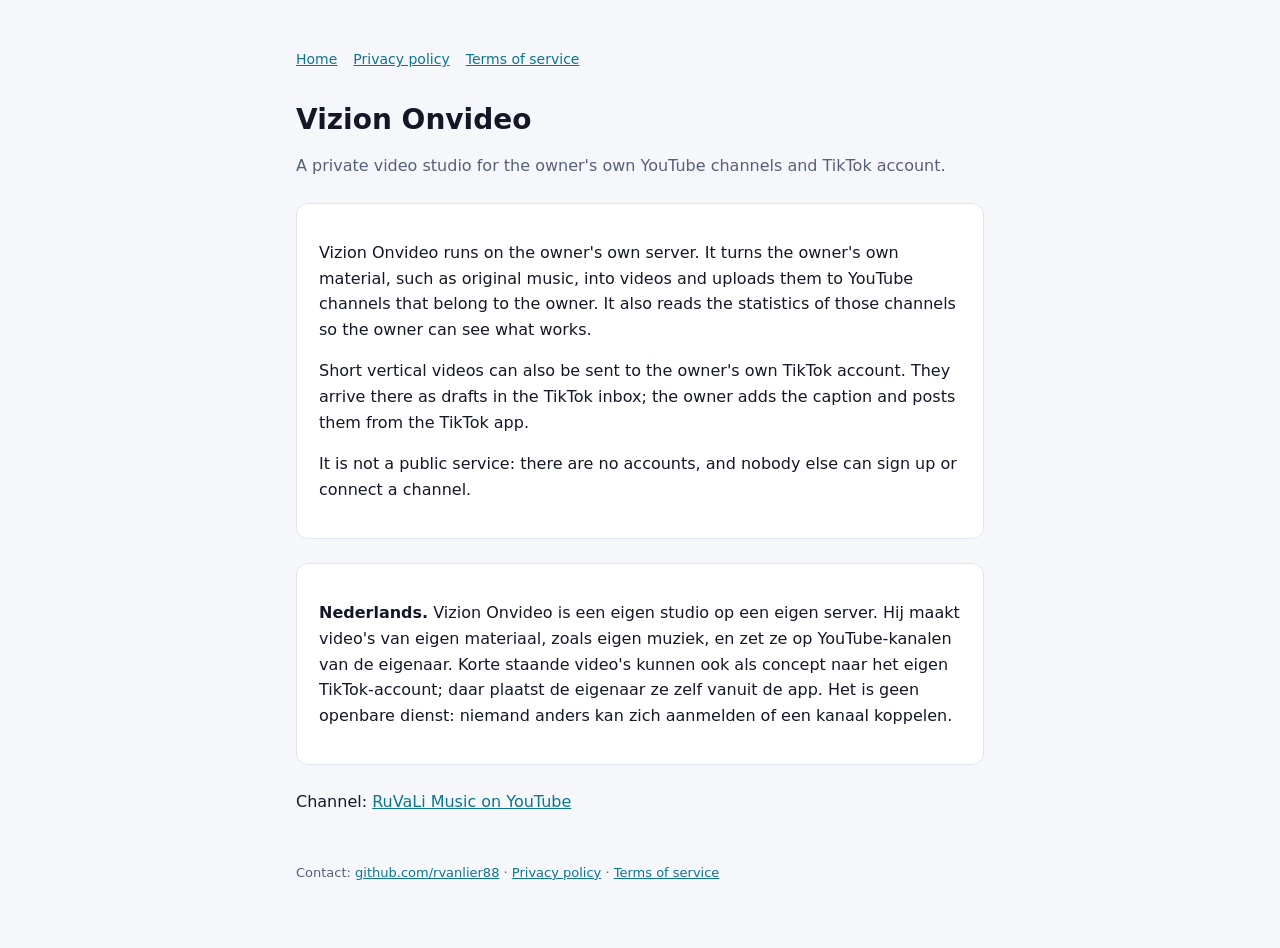
<file: index.html>
<!doctype html>
<html lang="en">
<head>
<meta charset="utf-8">
<meta name="viewport" content="width=device-width, initial-scale=1">
<title>Vizion Onvideo</title>
<meta name="description" content="Vizion Onvideo is a private tool that publishes the owner's own videos to the owner's own YouTube channels and TikTok account.">
<link rel="stylesheet" href="stijl.css">
</head>
<body>
<main>
<nav><a href="index.html">Home</a><a href="privacy.html">Privacy policy</a><a href="terms.html">Terms of service</a></nav>
<h1>Vizion Onvideo</h1>
<p class="zacht">A private video studio for the owner's own YouTube channels and TikTok account.</p>

<div class="kaart">
<p>Vizion Onvideo runs on the owner's own server. It turns the owner's own material, such as
original music, into videos and uploads them to YouTube channels that belong to the owner. It also
reads the statistics of those channels so the owner can see what works.</p>
<p>Short vertical videos can also be sent to the owner's own TikTok account. They arrive there as
drafts in the TikTok inbox; the owner adds the caption and posts them from the TikTok app.</p>
<p>It is not a public service: there are no accounts, and nobody else can sign up or connect a
channel.</p>
</div>

<div class="kaart">
<p lang="nl"><strong>Nederlands.</strong> Vizion Onvideo is een eigen studio op een eigen server. Hij
maakt video's van eigen materiaal, zoals eigen muziek, en zet ze op YouTube-kanalen van de
eigenaar. Korte staande video's kunnen ook als concept naar het eigen TikTok-account; daar plaatst de
eigenaar ze zelf vanuit de app. Het is geen openbare dienst: niemand anders kan zich aanmelden of een
kanaal koppelen.</p>
</div>

<p style="margin-top:24px">Channel: <a href="https://www.youtube.com/@RuVaLiMusic">RuVaLi Music on YouTube</a></p>
<footer>Contact: <a href="https://github.com/rvanlier88">github.com/rvanlier88</a> · <a href="privacy.html">Privacy policy</a> · <a href="terms.html">Terms of service</a></footer>
</main>
</body>
</html>
</file>
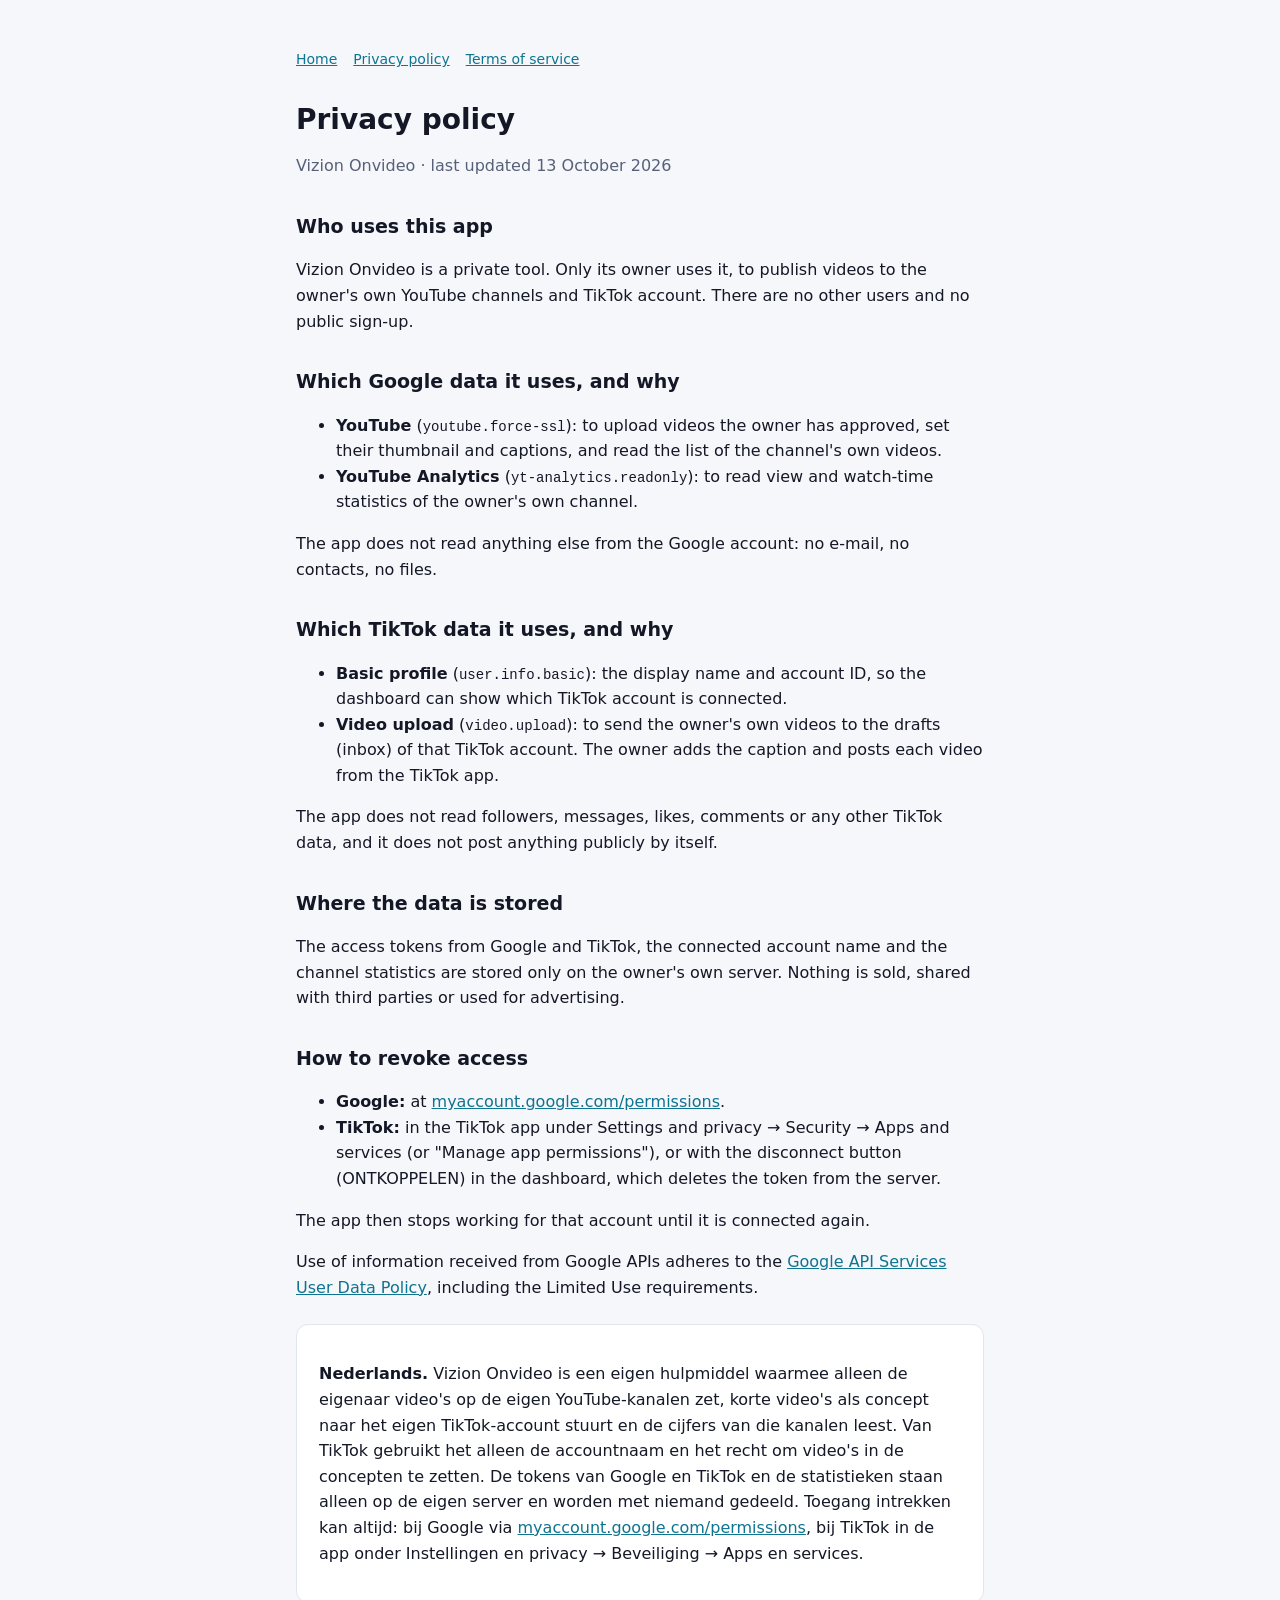
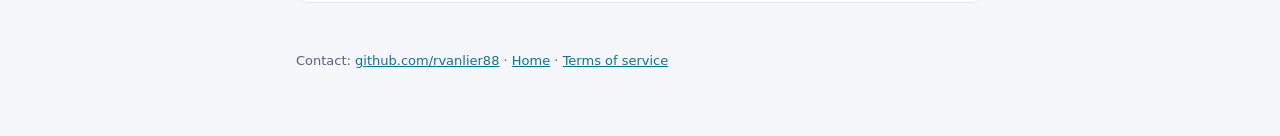
<file: privacy.html>
<!doctype html>
<html lang="en">
<head>
<meta charset="utf-8">
<meta name="viewport" content="width=device-width, initial-scale=1">
<title>Privacy policy · Vizion Onvideo</title>
<meta name="description" content="Privacy policy of Vizion Onvideo: which Google and TikTok data it uses, why, and how to revoke access.">
<link rel="stylesheet" href="stijl.css">
</head>
<body>
<main>
<nav><a href="index.html">Home</a><a href="privacy.html">Privacy policy</a><a href="terms.html">Terms of service</a></nav>
<h1>Privacy policy</h1>
<p class="zacht">Vizion Onvideo · last updated 13 October 2026</p>

<h2>Who uses this app</h2>
<p>Vizion Onvideo is a private tool. Only its owner uses it, to publish videos to the owner's own
YouTube channels and TikTok account. There are no other users and no public sign-up.</p>

<h2>Which Google data it uses, and why</h2>
<ul>
<li><strong>YouTube</strong> (<code>youtube.force-ssl</code>): to upload videos the owner has approved, set
their thumbnail and captions, and read the list of the channel's own videos.</li>
<li><strong>YouTube Analytics</strong> (<code>yt-analytics.readonly</code>): to read view and watch-time
statistics of the owner's own channel.</li>
</ul>
<p>The app does not read anything else from the Google account: no e-mail, no contacts, no files.</p>

<h2>Which TikTok data it uses, and why</h2>
<ul>
<li><strong>Basic profile</strong> (<code>user.info.basic</code>): the display name and account ID, so the
dashboard can show which TikTok account is connected.</li>
<li><strong>Video upload</strong> (<code>video.upload</code>): to send the owner's own videos to the drafts
(inbox) of that TikTok account. The owner adds the caption and posts each video from the TikTok app.</li>
</ul>
<p>The app does not read followers, messages, likes, comments or any other TikTok data, and it does not
post anything publicly by itself.</p>

<h2>Where the data is stored</h2>
<p>The access tokens from Google and TikTok, the connected account name and the channel statistics are
stored only on the owner's own server. Nothing is sold, shared with third parties or used for
advertising.</p>

<h2>How to revoke access</h2>
<ul>
<li><strong>Google:</strong> at <a href="https://myaccount.google.com/permissions">myaccount.google.com/permissions</a>.</li>
<li><strong>TikTok:</strong> in the TikTok app under Settings and privacy → Security → Apps and services
(or "Manage app permissions"), or with the disconnect button (ONTKOPPELEN) in the dashboard, which
deletes the token from the server.</li>
</ul>
<p>The app then stops working for that account until it is connected again.</p>

<p>Use of information received from Google APIs adheres to the
<a href="https://developers.google.com/terms/api-services-user-data-policy">Google API Services User Data Policy</a>,
including the Limited Use requirements.</p>

<div class="kaart" lang="nl">
<p><strong>Nederlands.</strong> Vizion Onvideo is een eigen hulpmiddel waarmee alleen de eigenaar
video's op de eigen YouTube-kanalen zet, korte video's als concept naar het eigen TikTok-account stuurt
en de cijfers van die kanalen leest. Van TikTok gebruikt het alleen de accountnaam en het recht om
video's in de concepten te zetten. De tokens van Google en TikTok en de statistieken staan alleen op de
eigen server en worden met niemand gedeeld. Toegang intrekken kan altijd: bij Google via
<a href="https://myaccount.google.com/permissions">myaccount.google.com/permissions</a>, bij TikTok in de
app onder Instellingen en privacy → Beveiliging → Apps en services.</p>
</div>

<footer>Contact: <a href="https://github.com/rvanlier88">github.com/rvanlier88</a> · <a href="index.html">Home</a> · <a href="terms.html">Terms of service</a></footer>
</main>
</body>
</html>
</file>
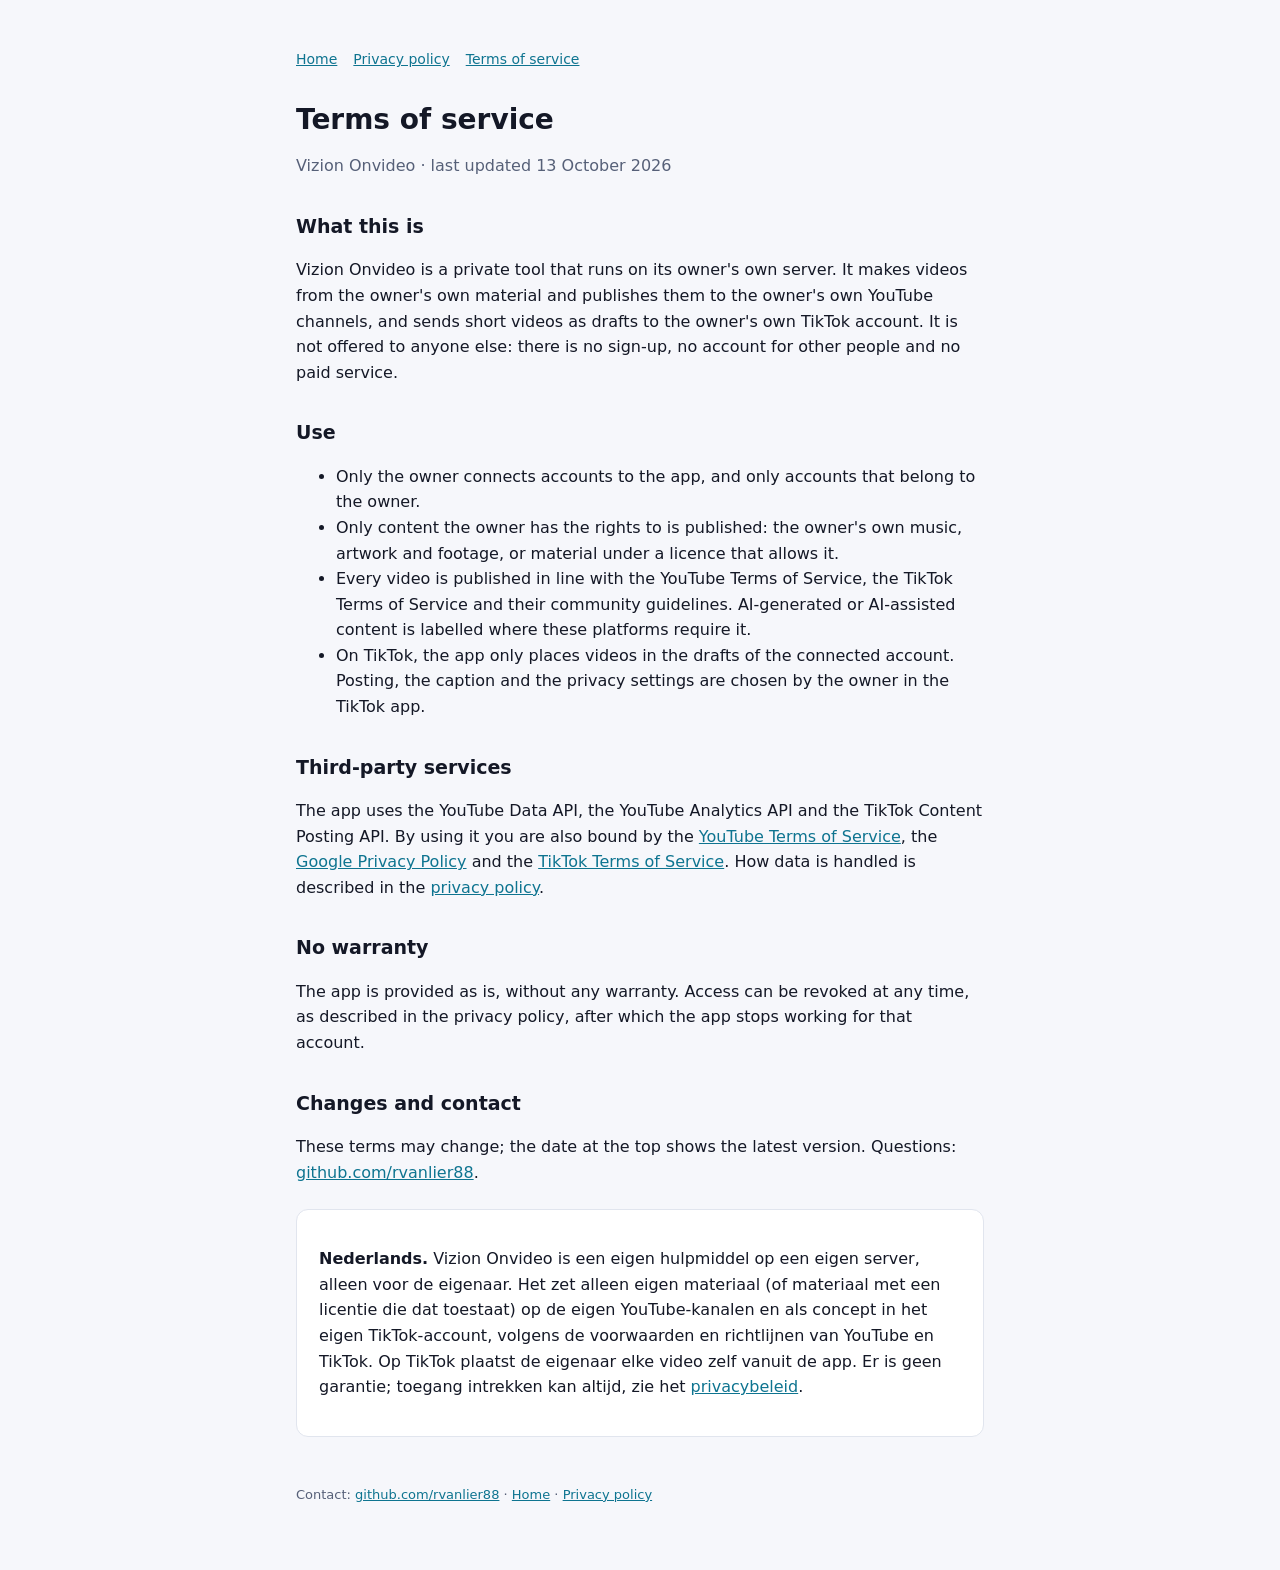
<file: terms.html>
<!doctype html>
<html lang="en">
<head>
<meta charset="utf-8">
<meta name="viewport" content="width=device-width, initial-scale=1">
<title>Terms of service · Vizion Onvideo</title>
<meta name="description" content="Terms of service of Vizion Onvideo, a private tool for publishing the owner's own videos.">
<link rel="stylesheet" href="stijl.css">
</head>
<body>
<main>
<nav><a href="index.html">Home</a><a href="privacy.html">Privacy policy</a><a href="terms.html">Terms of service</a></nav>
<h1>Terms of service</h1>
<p class="zacht">Vizion Onvideo · last updated 13 October 2026</p>

<h2>What this is</h2>
<p>Vizion Onvideo is a private tool that runs on its owner's own server. It makes videos from the
owner's own material and publishes them to the owner's own YouTube channels, and sends short videos as
drafts to the owner's own TikTok account. It is not offered to anyone else: there is no sign-up, no
account for other people and no paid service.</p>

<h2>Use</h2>
<ul>
<li>Only the owner connects accounts to the app, and only accounts that belong to the owner.</li>
<li>Only content the owner has the rights to is published: the owner's own music, artwork and
footage, or material under a licence that allows it.</li>
<li>Every video is published in line with the YouTube Terms of Service, the TikTok Terms of Service and
their community guidelines. AI-generated or AI-assisted content is labelled where these platforms
require it.</li>
<li>On TikTok, the app only places videos in the drafts of the connected account. Posting, the caption
and the privacy settings are chosen by the owner in the TikTok app.</li>
</ul>

<h2>Third-party services</h2>
<p>The app uses the YouTube Data API, the YouTube Analytics API and the TikTok Content Posting API.
By using it you are also bound by the
<a href="https://www.youtube.com/t/terms">YouTube Terms of Service</a>, the
<a href="https://policies.google.com/privacy">Google Privacy Policy</a> and the
<a href="https://www.tiktok.com/legal/terms-of-service">TikTok Terms of Service</a>.
How data is handled is described in the <a href="privacy.html">privacy policy</a>.</p>

<h2>No warranty</h2>
<p>The app is provided as is, without any warranty. Access can be revoked at any time, as described in
the privacy policy, after which the app stops working for that account.</p>

<h2>Changes and contact</h2>
<p>These terms may change; the date at the top shows the latest version. Questions:
<a href="https://github.com/rvanlier88">github.com/rvanlier88</a>.</p>

<div class="kaart" lang="nl">
<p><strong>Nederlands.</strong> Vizion Onvideo is een eigen hulpmiddel op een eigen server, alleen voor
de eigenaar. Het zet alleen eigen materiaal (of materiaal met een licentie die dat toestaat) op de eigen
YouTube-kanalen en als concept in het eigen TikTok-account, volgens de voorwaarden en richtlijnen van
YouTube en TikTok. Op TikTok plaatst de eigenaar elke video zelf vanuit de app. Er is geen garantie;
toegang intrekken kan altijd, zie het <a href="privacy.html">privacybeleid</a>.</p>
</div>

<footer>Contact: <a href="https://github.com/rvanlier88">github.com/rvanlier88</a> · <a href="index.html">Home</a> · <a href="privacy.html">Privacy policy</a></footer>
</main>
</body>
</html>
</file>
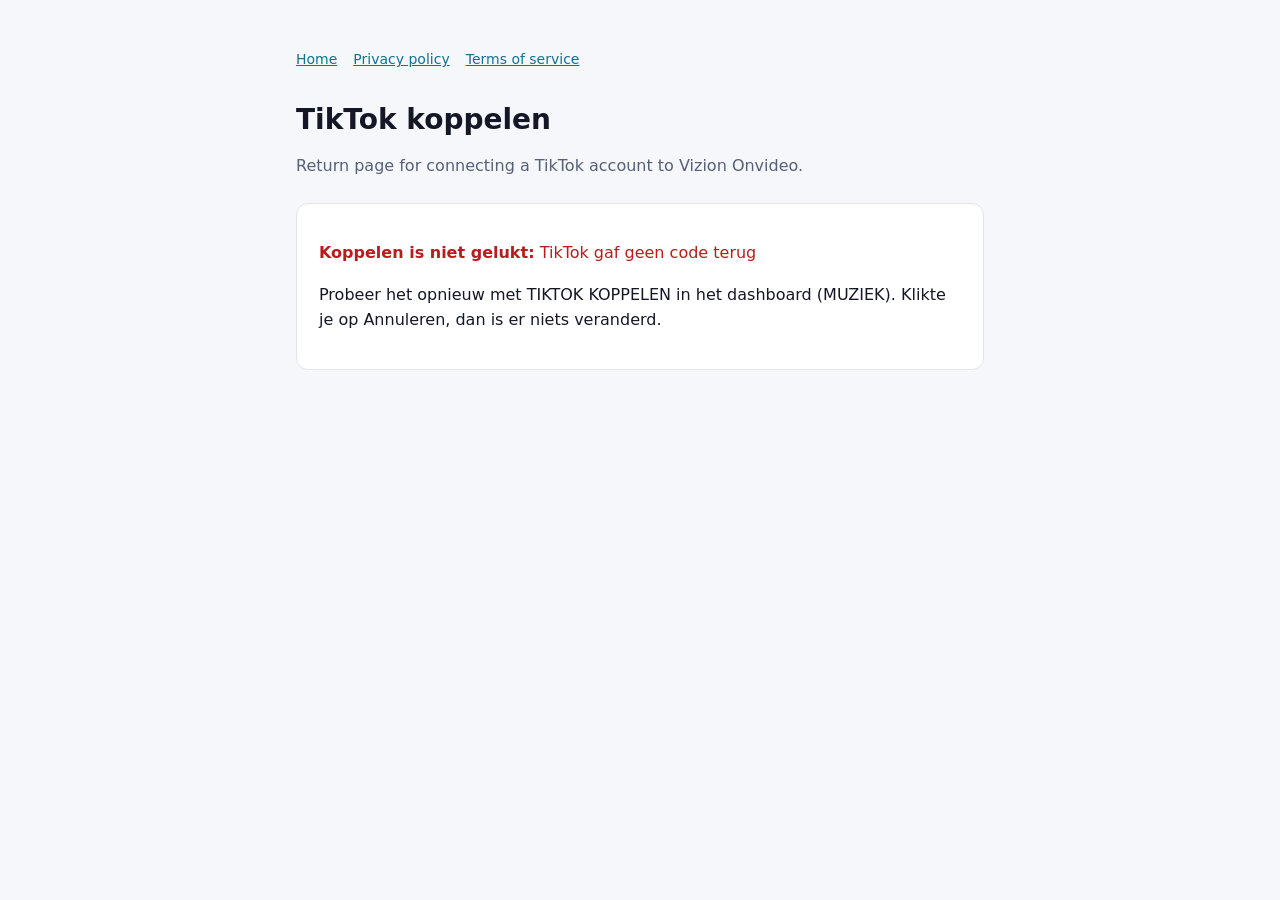
<file: tiktok.html>
<!doctype html>
<html lang="nl">
<head>
<meta charset="utf-8">
<meta name="viewport" content="width=device-width, initial-scale=1">
<meta name="referrer" content="no-referrer">
<meta name="robots" content="noindex">
<title>TikTok koppelen · Vizion Onvideo</title>
<link rel="stylesheet" href="stijl.css">
</head>
<body>
<main>
<nav><a href="index.html">Home</a><a href="privacy.html">Privacy policy</a><a href="terms.html">Terms of service</a></nav>
<h1>TikTok koppelen</h1>
<p class="zacht" lang="en">Return page for connecting a TikTok account to Vizion Onvideo.</p>
<div class="kaart" id="uit"><p>Even geduld…</p></div>
</main>
<script>
/* TikTok stuurt na het inloggen hierheen met ?code=…&state=… (of ?error=…). De state is
   <nonce>.<base64url van het dashboard-adres>: daarheen gaat de code, in de #, zodat hij niet in een
   serverlog van het dashboard komt. Zonder dashboard-adres (koppelen vanaf de opdrachtregel) staat de
   code hier met het commando om hem in te wisselen. De code is maar kort geldig en zonder het geheim op
   de server waardeloos. */
(function () {
  var q = new URLSearchParams(location.search);
  var code = q.get('code'), state = q.get('state') || '';
  var fout = q.get('error_description') || q.get('error');
  var uit = document.getElementById('uit');

  function tekst(t) { var e = document.createElement('span'); e.textContent = t; return e.innerHTML; }

  function terugadres(st) {
    var deel = st.split('.')[1];
    if (!deel) return null;
    try {
      var b = deel.replace(/-/g, '+').replace(/_/g, '/');
      var u = new URL(atob(b + '='.repeat((4 - b.length % 4) % 4)));
      if ((u.protocol !== 'http:' && u.protocol !== 'https:') || u.pathname !== '/' || u.search || u.hash || u.username || u.password) return null;
      return u.origin;
    } catch (e) { return null; }
  }

  /* alleen vanzelf door naar een dashboard op een eigen adres (deze computer, Tailscale, thuisnetwerk); anders
     zou deze pagina iedereen naar elke willekeurige site kunnen doorsturen */
  function eigen(origin) {
    var h = new URL(origin).hostname.replace(/^\[|\]$/g, '');
    if (h === 'localhost' || h === '::1' || /\.ts\.net$/.test(h) || /^fd[0-9a-f]{2}:/i.test(h)) return true;
    var d = h.split('.').map(Number);
    if (d.length !== 4 || d.some(function (x) { return !(x >= 0 && x <= 255); })) return false;
    return d[0] === 127 || d[0] === 10 || (d[0] === 100 && d[1] >= 64 && d[1] <= 127)
      || (d[0] === 172 && d[1] >= 16 && d[1] <= 31) || (d[0] === 192 && d[1] === 168);
  }
  var adres = terugadres(state);
  if (!code) {
    var reden = fout || 'TikTok gaf geen code terug';
    uit.innerHTML = '<p class="fout"><strong>Koppelen is niet gelukt:</strong> ' + tekst(reden) + '</p>'
      + '<p>Probeer het opnieuw met TIKTOK KOPPELEN in het dashboard (MUZIEK). Klikte je op Annuleren, dan is er niets veranderd.</p>'
      + (adres ? '<p><a class="knop" href="' + tekst(adres + '/#tiktok-fout=' + encodeURIComponent(reden)) + '">Terug naar het dashboard</a></p>' : '');
    return;
  }

  var doel = adres ? adres + '/#tiktok-code=' + encodeURIComponent(code) + '&tiktok-state=' + encodeURIComponent(state) : null;
  var commando = "onvideo tiktok-auth --code='" + code.replace(/'/g, "'\\''") + "' --state='" + state.replace(/'/g, "'\\''") + "'";
  var reserve = (doel ? '<p>Kom je niet in het dashboard (bijvoorbeeld op je telefoon zonder Tailscale)? Draai dan binnen een paar minuten op de server:</p>'
                      : '<p>Draai binnen een paar minuten op de server:</p>')
    + '<span class="code" id="cmd">' + tekst(commando) + '</span>'
    + '<button class="knop zacht" id="kopieer" type="button">Kopieer het commando</button>';
  uit.innerHTML = doel
    ? '<p><strong>TikTok heeft toestemming gegeven.</strong> Je gaat terug naar je dashboard, dat de koppeling afmaakt.</p>'
      + '<p><a class="knop" href="' + tekst(doel) + '">Terug naar het dashboard</a> <span class="zacht">' + tekst(adres) + '</span></p>' + reserve
    : '<p><strong>TikTok heeft toestemming gegeven.</strong> Nu nog de koppeling afmaken.</p>' + reserve;
  document.getElementById('kopieer').onclick = function () {
    var knop = this;
    function klaar() { knop.textContent = 'Gekopieerd'; }
    if (navigator.clipboard) navigator.clipboard.writeText(commando).then(klaar, function () {});
  };
  // één keer vanzelf door; lukt dat niet en kom je met Terug weer hier, dan blijft de pagina staan
  var sleutel = 'tiktok-door-' + state;
  var vanzelf = doel && eigen(adres);
  try { if (vanzelf && !sessionStorage.getItem(sleutel)) { sessionStorage.setItem(sleutel, '1'); location.href = doel; } }
  catch (e) { if (vanzelf) location.href = doel; }
})();
</script>
</body>
</html>
</file>
<file: stijl.css>
:root{--bg:#0b0f1a;--paneel:#121827;--tekst:#e6e9f2;--zacht:#9aa3b8;--accent:#22d3ee;--lijn:#232b3f}
@media (prefers-color-scheme: light){:root{--bg:#f6f7fb;--paneel:#ffffff;--tekst:#141826;--zacht:#566078;--accent:#0e7490;--lijn:#e1e5ee}}
*{box-sizing:border-box}
body{margin:0;background:var(--bg);color:var(--tekst);font:16px/1.6 system-ui,-apple-system,"Segoe UI",Roboto,sans-serif}
main{max-width:720px;margin:0 auto;padding:48px 16px 64px}
h1{font-size:28px;line-height:1.25;margin:0 0 8px}
h2{font-size:19px;margin:32px 0 8px}
p,li{color:var(--tekst)} .zacht{color:var(--zacht)}
a{color:var(--accent)}
.kaart{background:var(--paneel);border:1px solid var(--lijn);border-radius:12px;padding:20px 22px;margin-top:24px}
nav{display:flex;gap:16px;margin-bottom:32px;font-size:14px}
footer{margin-top:48px;font-size:13px;color:var(--zacht)}
code,.code{font:14px/1.5 ui-monospace,SFMono-Regular,Menlo,Consolas,monospace}
.code{display:block;background:var(--bg);border:1px solid var(--lijn);border-radius:8px;padding:10px 12px;margin:8px 0;word-break:break-all;white-space:pre-wrap}
.knop{display:inline-block;background:var(--accent);color:var(--bg);border:0;border-radius:8px;padding:10px 18px;font:600 15px/1.2 system-ui,sans-serif;text-decoration:none;cursor:pointer;margin:6px 8px 6px 0}
.knop.zacht{background:transparent;color:var(--accent);border:1px solid var(--accent)}
.fout{color:#f87171}
@media (prefers-color-scheme: light){.fout{color:#b91c1c}}
</file>
